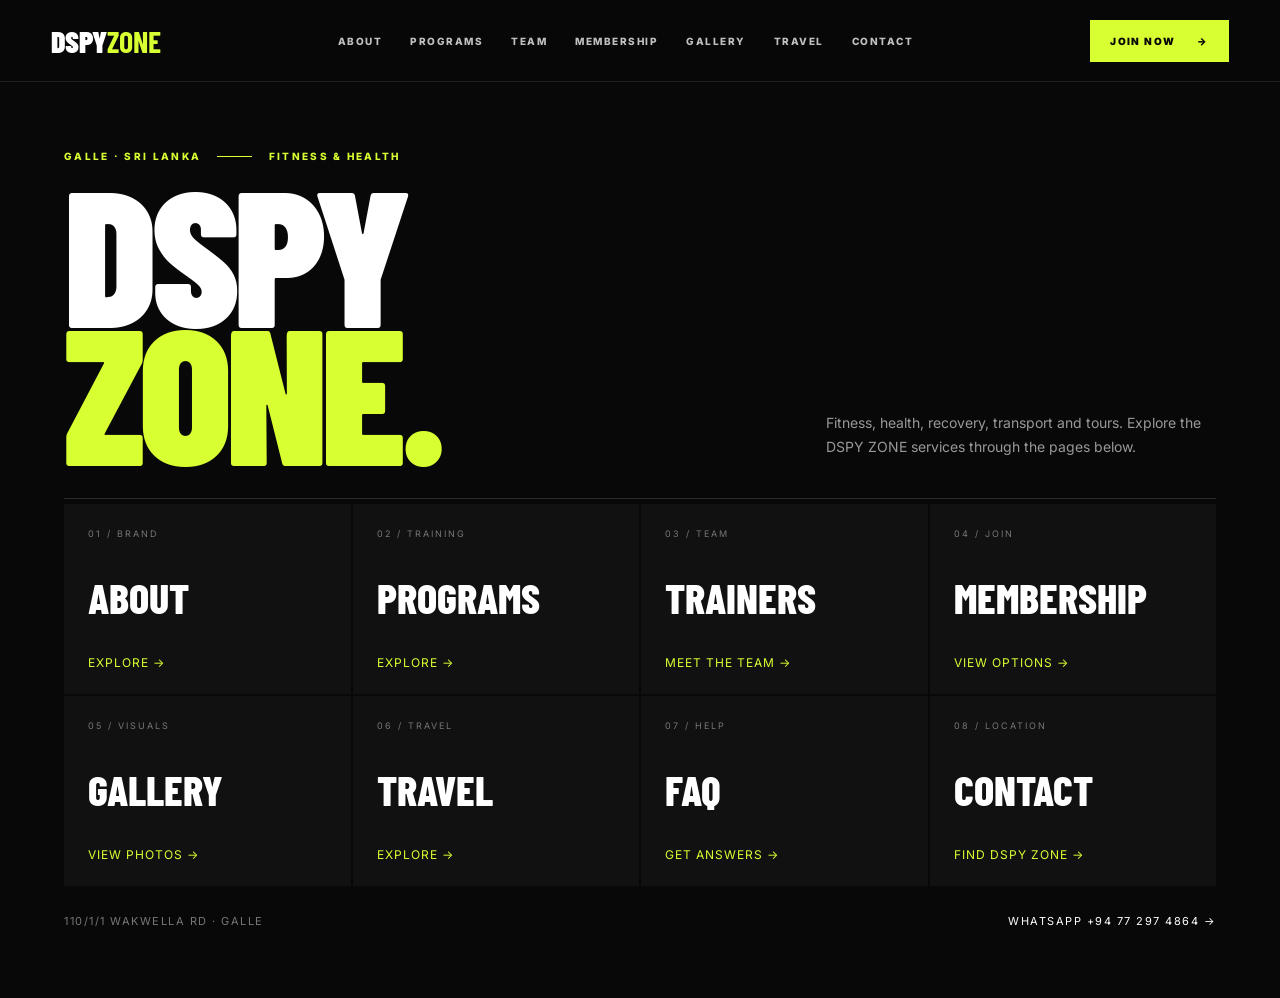
<file: index.html>
<!DOCTYPE html>
<html lang="en">
<head>
  <meta charset="UTF-8" />
  <meta name="viewport" content="width=device-width, initial-scale=1.0" />
  <meta name="description" content="DSPY ZONE Fitness & Health Solution Center in Galle. Fitness, health, transport and tours." />
  <title>DSPY ZONE | Fitness, Health & Travel</title>
  <link rel="preconnect" href="https://fonts.googleapis.com">
  <link rel="preconnect" href="https://fonts.gstatic.com" crossorigin>
  <link href="https://fonts.googleapis.com/css2?family=Barlow+Condensed:wght@500;600;700;800;900&family=Inter:wght@400;500;600;700&display=swap" rel="stylesheet">
  <link rel="stylesheet" href="style.css?v=5" />
  <style>
    body{min-height:100vh;background:#080808;color:#fff}
    .home{min-height:100vh;padding:150px 5vw 70px;max-width:1500px;margin:auto;display:flex;flex-direction:column;justify-content:center}
    .home-top{display:flex;justify-content:space-between;align-items:flex-end;gap:30px;border-bottom:1px solid #292929;padding-bottom:40px;margin-bottom:5px}
    .home-title{font:900 clamp(90px,15vw,210px)/.72 'Barlow Condensed';letter-spacing:-6px;margin:20px 0 0}
    .home-title em{font-style:normal;color:var(--lime)}
    .home-copy{max-width:390px;color:#999;line-height:1.7;font-size:14px}
    .page-grid{display:grid;grid-template-columns:repeat(4,1fr);gap:2px}
    .page-card{min-height:190px;background:#111;padding:24px;display:flex;flex-direction:column;justify-content:space-between;text-decoration:none;color:#fff;transition:.3s ease}
    .page-card:hover{background:#181818;transform:translateY(-4px)}
    .page-card small{color:#777;font-size:9px;letter-spacing:2px}
    .page-card h2{font:800 42px/.85 'Barlow Condensed';margin:0}
    .page-card span{font-size:12px;color:var(--lime);letter-spacing:1px}
    .home-contact{display:flex;justify-content:space-between;align-items:center;padding-top:28px;color:#777;font-size:11px;letter-spacing:1.5px}
    .home-contact a{color:#fff;text-decoration:none}
    @media(max-width:900px){.page-grid{grid-template-columns:repeat(2,1fr)}.home-top{display:block}.home-copy{margin-top:35px}}
    @media(max-width:560px){.home{padding:120px 18px 40px}.page-grid{grid-template-columns:1fr}.page-card{min-height:145px}.home-title{font-size:92px;letter-spacing:-4px}.home-contact{display:block;line-height:2.2}}
  </style>
</head>
<body>
  <header class="nav" id="nav">
    <a class="brand" href="index.html" aria-label="DSPY ZONE home"><span>DSPY</span><b>ZONE</b></a>
    <nav class="nav-links" aria-label="Main navigation">
      <a href="about.html">About</a>
      <a href="programs.html">Programs</a>
      <a href="trainers.html">Team</a>
      <a href="membership.html">Membership</a>
      <a href="gallery.html">Gallery</a>
      <a href="travel.html">Travel</a>
      <a href="contact.html">Contact</a>
    </nav>
    <a class="nav-cta" href="https://wa.me/94772974864" target="_blank" rel="noreferrer">JOIN NOW <span>→</span></a>
    <button class="menu" aria-label="Open menu"><span></span><span></span></button>
  </header>

  <main class="home">
    <section class="home-top">
      <div>
        <p class="eyebrow">GALLE · SRI LANKA <span></span> FITNESS & HEALTH</p>
        <h1 class="home-title">DSPY<br><em>ZONE.</em></h1>
      </div>
      <p class="home-copy">Fitness, health, recovery, transport and tours. Explore the DSPY ZONE services through the pages below.</p>
    </section>

    <section class="page-grid" aria-label="DSPY ZONE pages">
      <a class="page-card" href="about.html"><small>01 / BRAND</small><h2>ABOUT</h2><span>EXPLORE →</span></a>
      <a class="page-card" href="programs.html"><small>02 / TRAINING</small><h2>PROGRAMS</h2><span>EXPLORE →</span></a>
      <a class="page-card" href="trainers.html"><small>03 / TEAM</small><h2>TRAINERS</h2><span>MEET THE TEAM →</span></a>
      <a class="page-card" href="membership.html"><small>04 / JOIN</small><h2>MEMBERSHIP</h2><span>VIEW OPTIONS →</span></a>
      <a class="page-card" href="gallery.html"><small>05 / VISUALS</small><h2>GALLERY</h2><span>VIEW PHOTOS →</span></a>
      <a class="page-card" href="travel.html"><small>06 / TRAVEL</small><h2>TRAVEL</h2><span>EXPLORE →</span></a>
      <a class="page-card" href="faq.html"><small>07 / HELP</small><h2>FAQ</h2><span>GET ANSWERS →</span></a>
      <a class="page-card" href="contact.html"><small>08 / LOCATION</small><h2>CONTACT</h2><span>FIND DSPY ZONE →</span></a>
    </section>

    <div class="home-contact">
      <span>110/1/1 WAKWELLA RD · GALLE</span>
      <a href="https://wa.me/94772974864" target="_blank" rel="noreferrer">WHATSAPP +94 77 297 4864 →</a>
    </div>
  </main>

  <script src="script.js?v=5"></script>
</body>
</html>
</file>
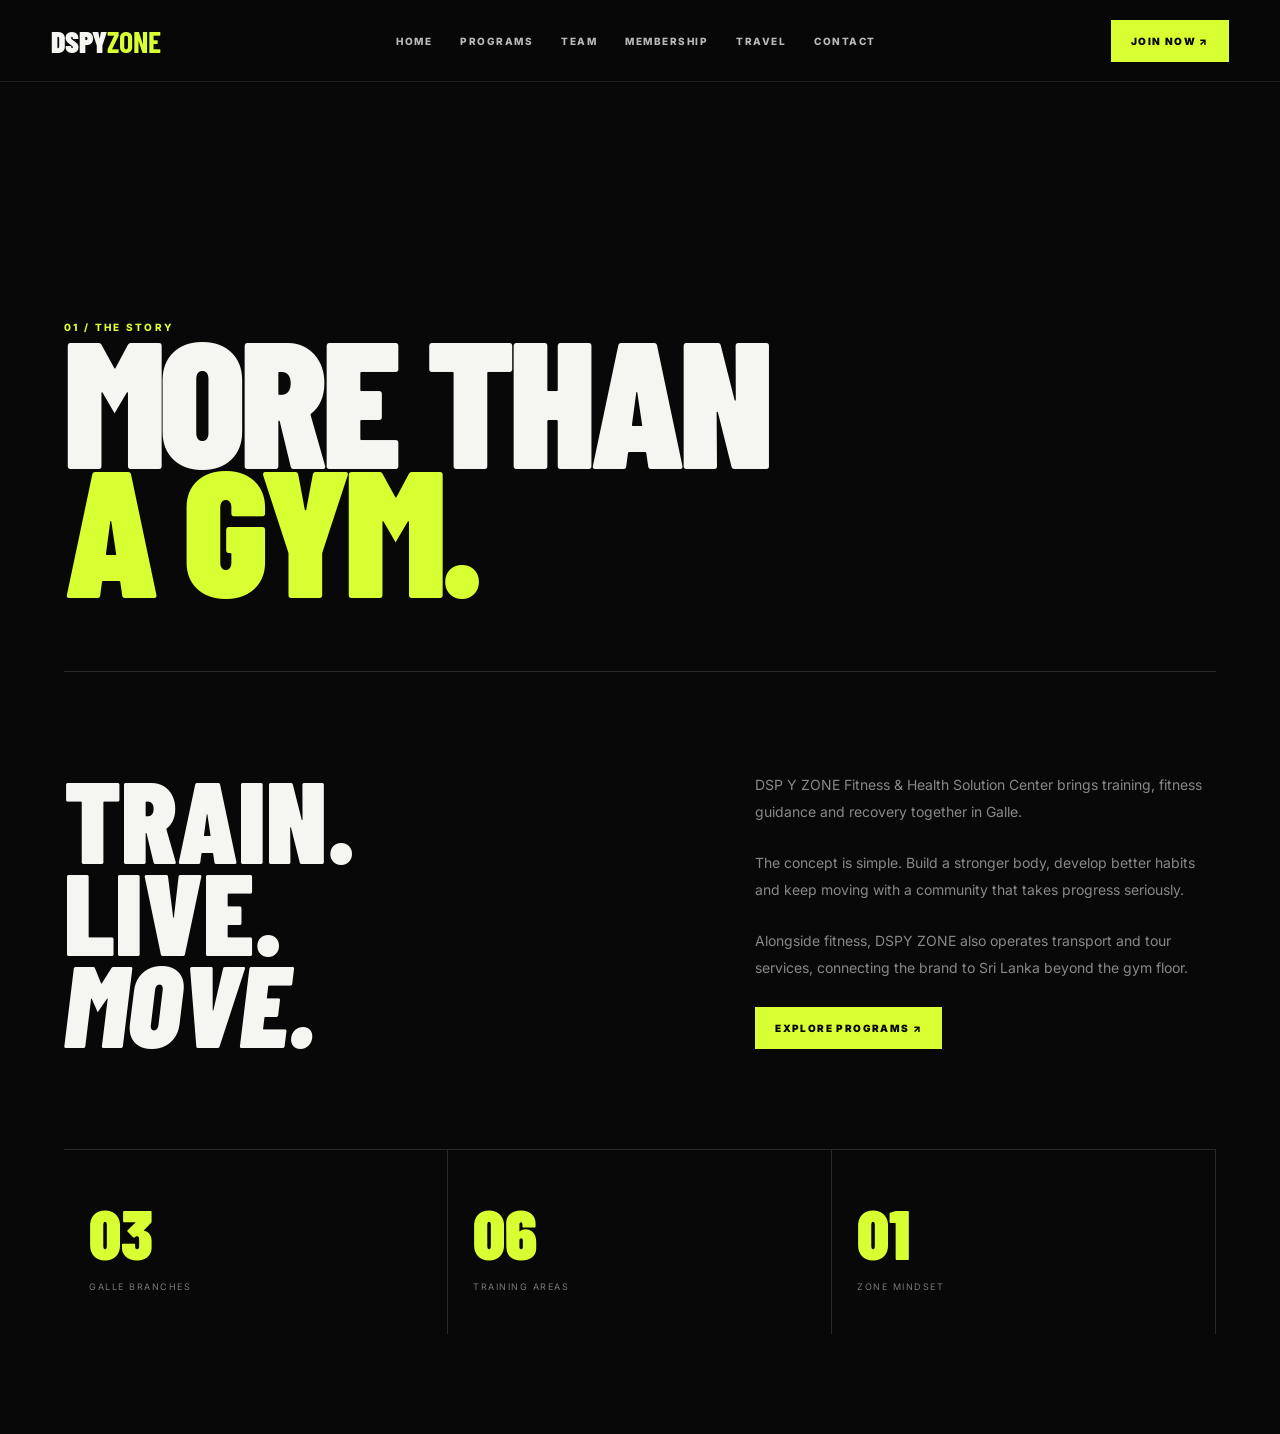
<file: about.html>
<!doctype html><html lang="en"><head><meta charset="utf-8"><meta name="viewport" content="width=device-width,initial-scale=1"><title>About | DSPY ZONE</title><link rel="stylesheet" href="style.css"><style>.page{padding:150px 5vw 100px;max-width:1500px;margin:auto}.hero2{min-height:58vh;display:flex;align-items:end;padding-bottom:80px;border-bottom:1px solid #292929}.hero2 h1{font:900 clamp(90px,14vw,190px)/.72 'Barlow Condensed';letter-spacing:-6px}.hero2 em{font-style:normal;color:var(--lime)}.story{display:grid;grid-template-columns:1.1fr .9fr;gap:10vw;padding:100px 0}.story h2{font:900 clamp(65px,9vw,120px)/.8 'Barlow Condensed'}.story p{color:#888;font-size:14px;line-height:1.9;margin-bottom:25px}.stats{display:grid;grid-template-columns:repeat(3,1fr);border-top:1px solid #292929}.stat{padding:40px 25px;border-right:1px solid #292929}.stat strong{display:block;color:var(--lime);font:900 70px 'Barlow Condensed'}.stat span{font-size:9px;letter-spacing:1.5px;color:#777}@media(max-width:800px){.story{grid-template-columns:1fr;gap:45px}.stats{grid-template-columns:1fr}.hero2 h1{font-size:82px}}</style></head><body><header class="nav"><a class="brand" href="index.html"><span>DSPY</span><b>ZONE</b></a><nav class="nav-links"><a href="index.html">Home</a><a href="programs.html">Programs</a><a href="trainers.html">Team</a><a href="membership.html">Membership</a><a href="travel.html">Travel</a><a href="contact.html">Contact</a></nav><a class="nav-cta" href="https://wa.me/94772974864">JOIN NOW ↗</a><button class="menu"><span></span><span></span></button></header><main class="page"><section class="hero2"><div><p class="eyebrow">01 / THE STORY</p><h1>MORE THAN<br><em>A GYM.</em></h1></div></section><section class="story"><h2>TRAIN.<br>LIVE.<br><em>MOVE.</em></h2><div><p>DSP Y ZONE Fitness & Health Solution Center brings training, fitness guidance and recovery together in Galle.</p><p>The concept is simple. Build a stronger body, develop better habits and keep moving with a community that takes progress seriously.</p><p>Alongside fitness, DSPY ZONE also operates transport and tour services, connecting the brand to Sri Lanka beyond the gym floor.</p><a class="btn" href="programs.html">EXPLORE PROGRAMS ↗</a></div></section><section class="stats"><div class="stat"><strong>03</strong><span>GALLE BRANCHES</span></div><div class="stat"><strong>06</strong><span>TRAINING AREAS</span></div><div class="stat"><strong>01</strong><span>ZONE MINDSET</span></div></section></main><script src="script.js"></script></body></html>
</file>
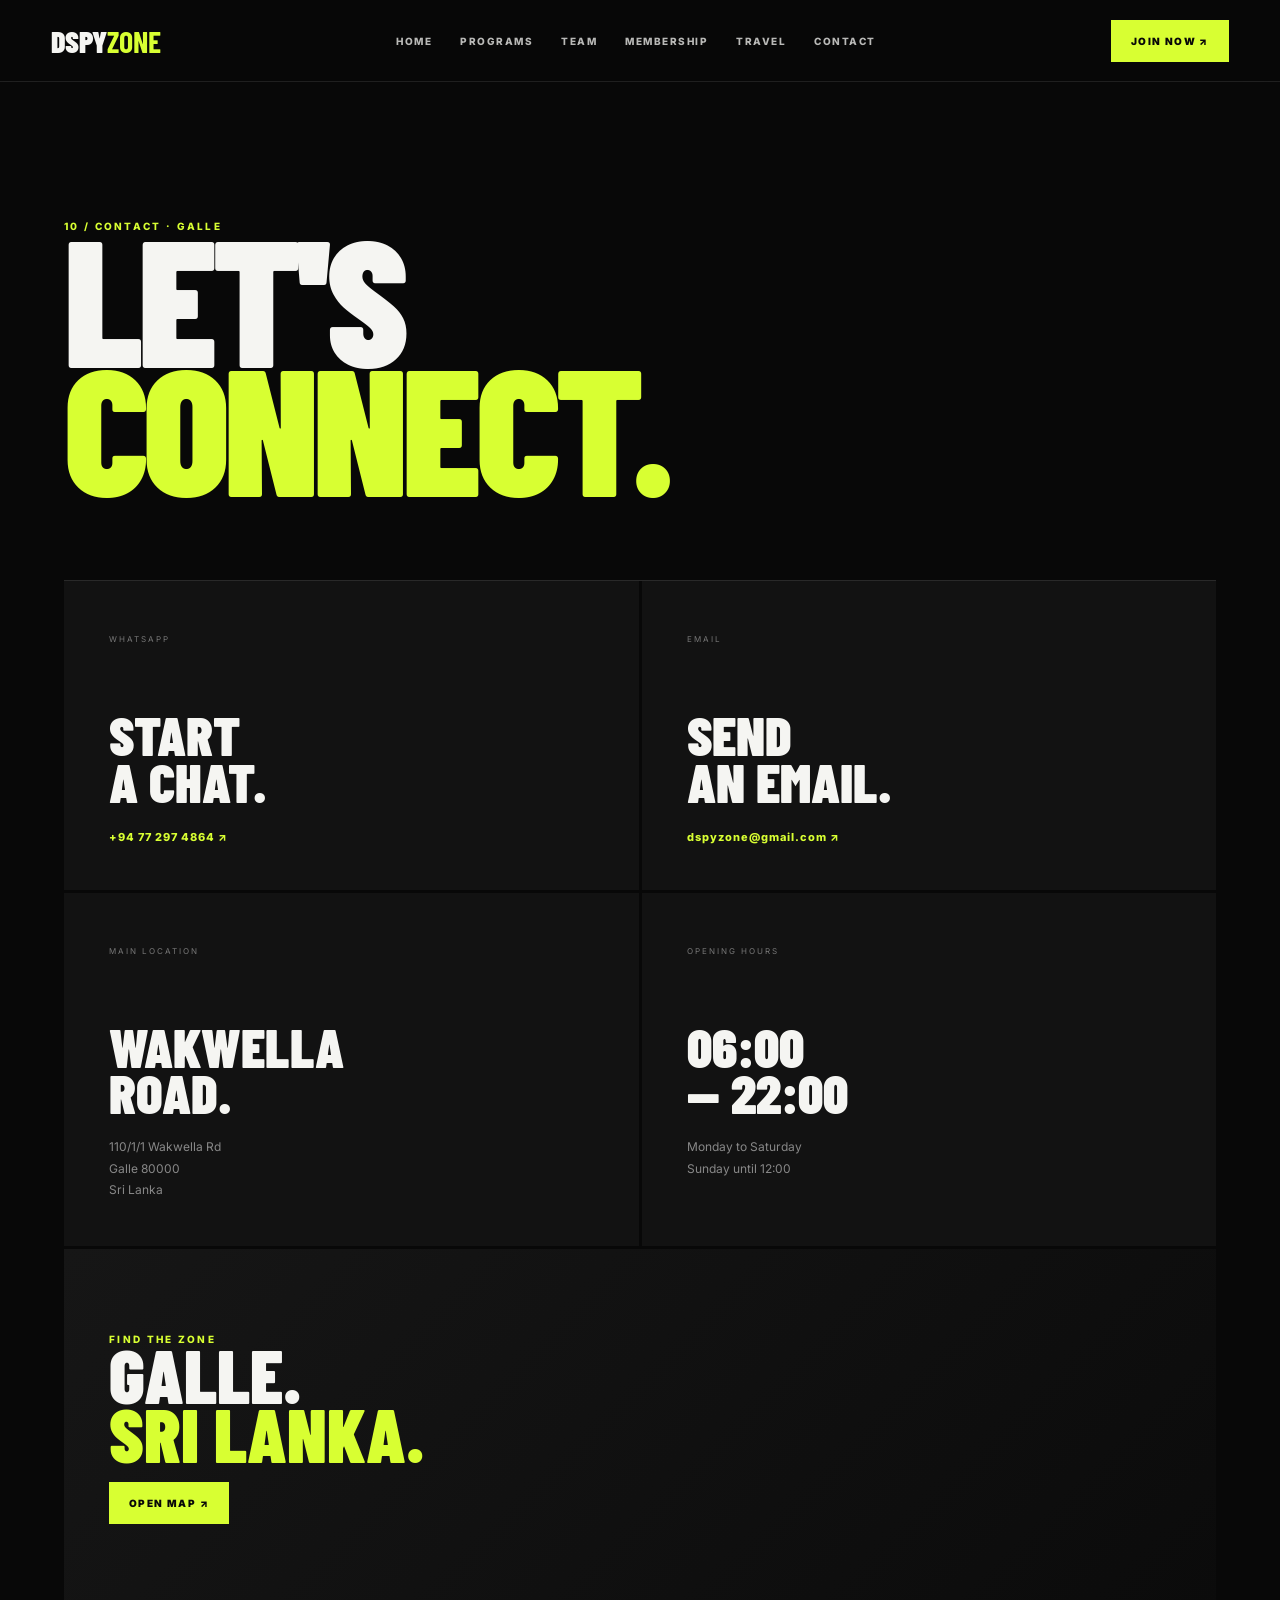
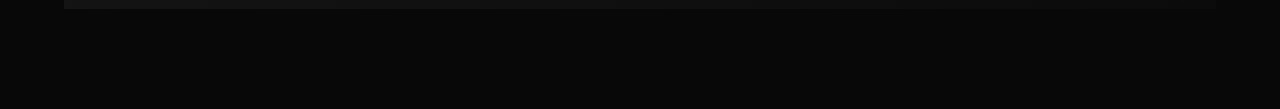
<file: contact.html>
<!doctype html><html lang="en"><head><meta charset="utf-8"><meta name="viewport" content="width=device-width,initial-scale=1"><title>Contact | DSPY ZONE</title><link rel="stylesheet" href="style.css"><style>.page{padding:150px 5vw 100px;max-width:1500px;margin:auto}.hero2{padding:70px 0 90px;border-bottom:1px solid #292929}.hero2 h1{font:900 clamp(90px,14vw,190px)/.72 'Barlow Condensed';letter-spacing:-6px}.hero2 em{font-style:normal;color:var(--lime)}.contactgrid{display:grid;grid-template-columns:1fr 1fr;gap:3px}.block{padding:45px;background:#121212;min-height:300px}.block small{font-size:8px;letter-spacing:2px;color:#777}.block h2{font:900 55px/.85 'Barlow Condensed';margin:65px 0 20px}.block p{color:#888;font-size:12px;line-height:1.8}.block a{color:var(--lime);font-weight:800;font-size:11px;letter-spacing:1px}.map{margin-top:3px;min-height:360px;background:linear-gradient(135deg,#161616,#0b0b0b);display:flex;align-items:center;padding:45px}.map h2{font:900 75px/.78 'Barlow Condensed'}.map em{font-style:normal;color:var(--lime)}@media(max-width:800px){.contactgrid{grid-template-columns:1fr}.hero2 h1{font-size:82px}}</style></head><body><header class="nav"><a class="brand" href="index.html"><span>DSPY</span><b>ZONE</b></a><nav class="nav-links"><a href="index.html">Home</a><a href="programs.html">Programs</a><a href="trainers.html">Team</a><a href="membership.html">Membership</a><a href="travel.html">Travel</a><a href="contact.html">Contact</a></nav><a class="nav-cta" href="https://wa.me/94772974864">JOIN NOW ↗</a><button class="menu"><span></span><span></span></button></header><main class="page"><section class="hero2"><p class="eyebrow">10 / CONTACT · GALLE</p><h1>LET'S<br><em>CONNECT.</em></h1></section><section class="contactgrid"><article class="block"><small>WHATSAPP</small><h2>START<br>A CHAT.</h2><a href="https://wa.me/94772974864">+94 77 297 4864 ↗</a></article><article class="block"><small>EMAIL</small><h2>SEND<br>AN EMAIL.</h2><a href="mailto:dspyzone@gmail.com">dspyzone@gmail.com ↗</a></article><article class="block"><small>MAIN LOCATION</small><h2>WAKWELLA<br>ROAD.</h2><p>110/1/1 Wakwella Rd<br>Galle 80000<br>Sri Lanka</p></article><article class="block"><small>OPENING HOURS</small><h2>06:00<br>— 22:00</h2><p>Monday to Saturday<br>Sunday until 12:00</p></article></section><section class="map"><div><p class="eyebrow">FIND THE ZONE</p><h2>GALLE.<br><em>SRI LANKA.</em></h2><br><a class="btn" href="https://www.google.com/maps/search/?api=1&query=DSP%20Y%20Zone%20Gym%20110%2F1%2F1%20Wakwella%20Rd%20Galle">OPEN MAP ↗</a></div></section></main><script src="script.js"></script></body></html>
</file>
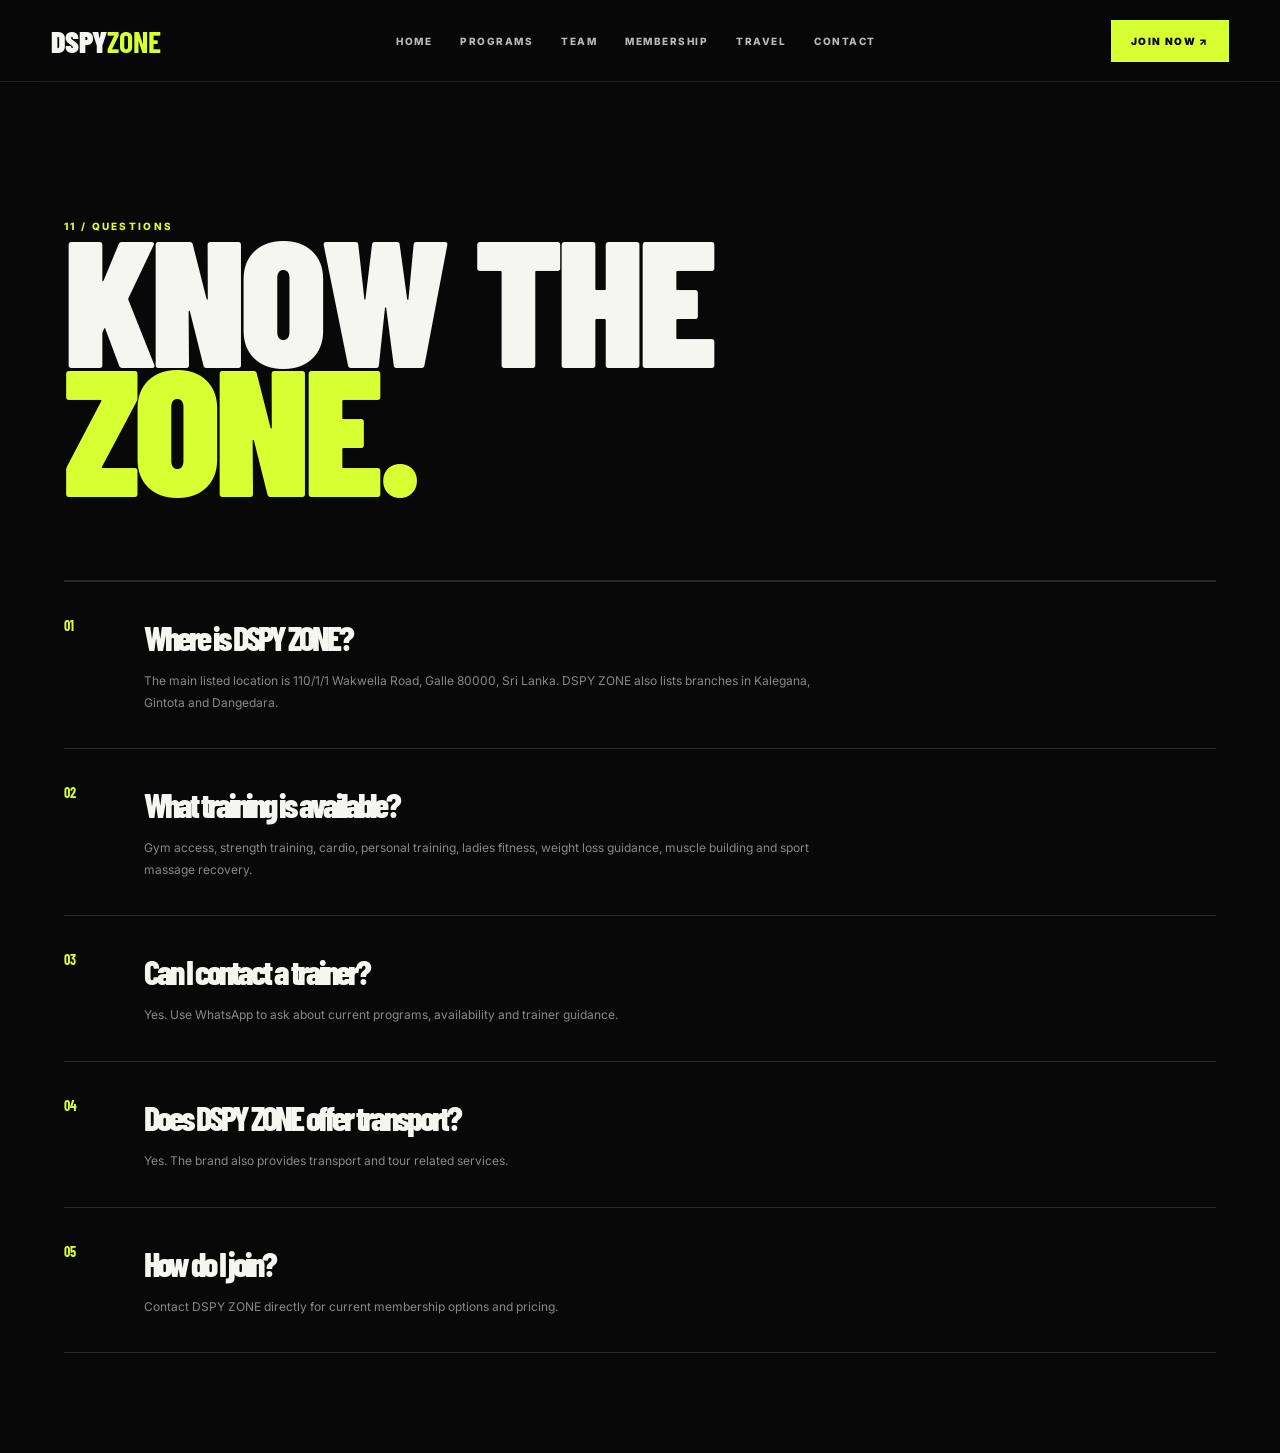
<file: faq.html>
<!doctype html><html lang="en"><head><meta charset="utf-8"><meta name="viewport" content="width=device-width,initial-scale=1"><title>FAQ | DSPY ZONE</title><link rel="stylesheet" href="style.css"><style>.page{padding:150px 5vw 100px;max-width:1300px;margin:auto}.hero2{padding:70px 0 90px;border-bottom:1px solid #292929}.hero2 h1{font:900 clamp(90px,14vw,190px)/.72 'Barlow Condensed';letter-spacing:-6px}.hero2 em{font-style:normal;color:var(--lime)}.faq{border-top:1px solid #292929}.q{padding:35px 0;border-bottom:1px solid #292929;display:grid;grid-template-columns:80px 1fr}.q span{color:var(--lime);font:700 14px 'Barlow Condensed'}.q h2{font:800 34px 'Barlow Condensed';margin-bottom:12px}.q p{color:#888;font-size:12px;line-height:1.8;max-width:700px}@media(max-width:800px){.hero2 h1{font-size:82px}.q{grid-template-columns:50px 1fr}.q h2{font-size:29px}}</style></head><body><header class="nav"><a class="brand" href="index.html"><span>DSPY</span><b>ZONE</b></a><nav class="nav-links"><a href="index.html">Home</a><a href="programs.html">Programs</a><a href="trainers.html">Team</a><a href="membership.html">Membership</a><a href="travel.html">Travel</a><a href="contact.html">Contact</a></nav><a class="nav-cta" href="https://wa.me/94772974864">JOIN NOW ↗</a><button class="menu"><span></span><span></button></header><main class="page"><section class="hero2"><p class="eyebrow">11 / QUESTIONS</p><h1>KNOW THE<br><em>ZONE.</em></h1></section><section class="faq"><article class="q"><span>01</span><div><h2>Where is DSPY ZONE?</h2><p>The main listed location is 110/1/1 Wakwella Road, Galle 80000, Sri Lanka. DSPY ZONE also lists branches in Kalegana, Gintota and Dangedara.</p></div></article><article class="q"><span>02</span><div><h2>What training is available?</h2><p>Gym access, strength training, cardio, personal training, ladies fitness, weight loss guidance, muscle building and sport massage recovery.</p></div></article><article class="q"><span>03</span><div><h2>Can I contact a trainer?</h2><p>Yes. Use WhatsApp to ask about current programs, availability and trainer guidance.</p></div></article><article class="q"><span>04</span><div><h2>Does DSPY ZONE offer transport?</h2><p>Yes. The brand also provides transport and tour related services.</p></div></article><article class="q"><span>05</span><div><h2>How do I join?</h2><p>Contact DSPY ZONE directly for current membership options and pricing.</p></div></article></section></main><script src="script.js"></script></body></html>
</file>
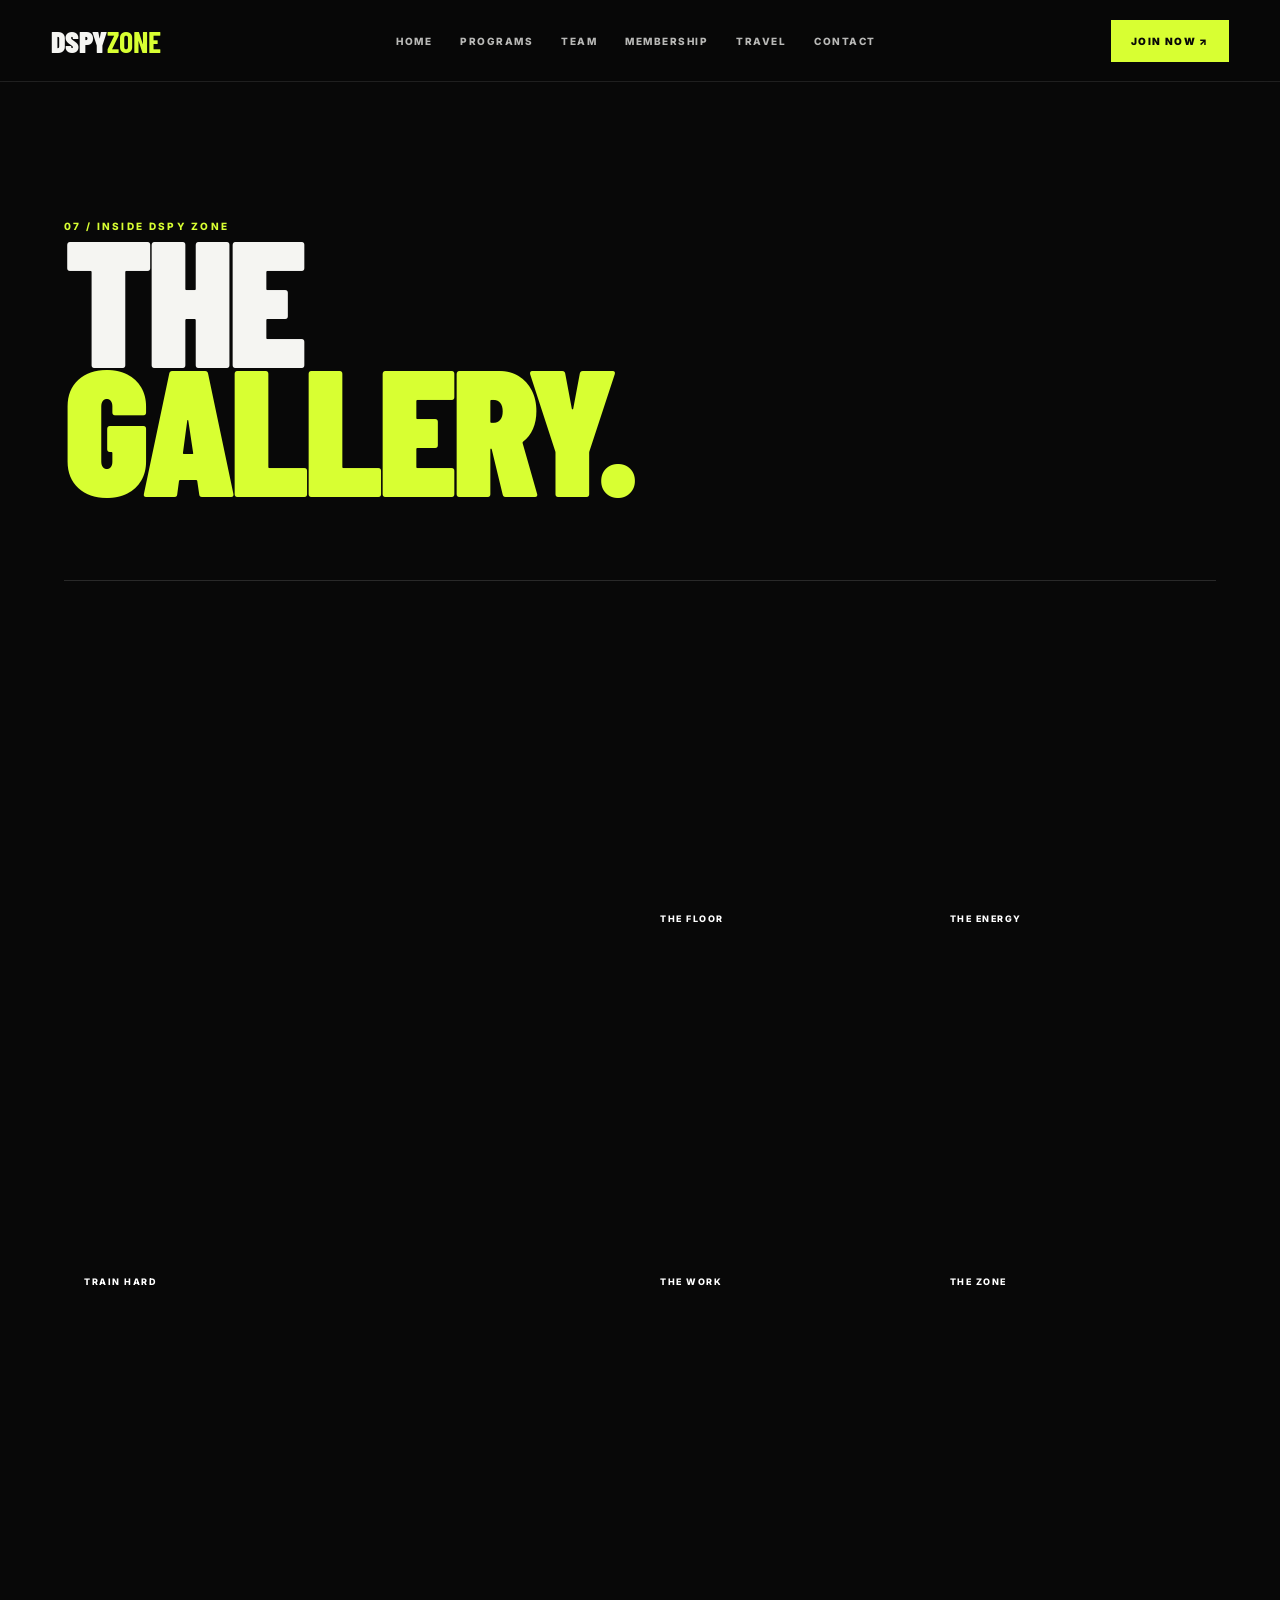
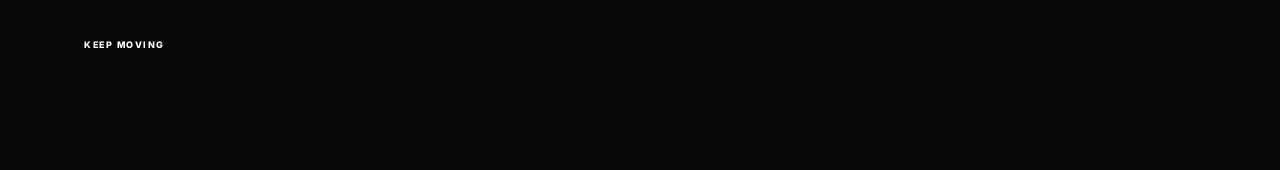
<file: gallery.html>
<!doctype html><html lang="en"><head><meta charset="utf-8"><meta name="viewport" content="width=device-width,initial-scale=1"><title>Gallery | DSPY ZONE</title><link rel="stylesheet" href="style.css"><style>.page{padding:150px 5vw 100px;max-width:1500px;margin:auto}.hero2{padding:70px 0 90px;border-bottom:1px solid #292929}.hero2 h1{font:900 clamp(90px,14vw,190px)/.72 'Barlow Condensed';letter-spacing:-6px}.hero2 em{font-style:normal;color:var(--lime)}.grid{display:grid;grid-template-columns:1.5fr .75fr .75fr;grid-auto-rows:360px;gap:3px;margin-top:3px}.pic{background:center/cover;position:relative;transition:.5s;filter:saturate(.7)}.pic:hover{transform:scale(.985);filter:saturate(1)}.pic1{background-image:url('https://images.unsplash.com/photo-1579758629938-03607ccdbaba?auto=format&fit=crop&w=1600&q=85');grid-row:span 2}.pic2{background-image:url('https://images.unsplash.com/photo-1571019614242-c5c5dee9f50b?auto=format&fit=crop&w=1000&q=85')}.pic3{background-image:url('https://images.unsplash.com/photo-1540497077202-7c8a3999166f?auto=format&fit=crop&w=1000&q=85')}.pic4{background-image:url('https://images.unsplash.com/photo-1581009146145-b5ef050c2e1e?auto=format&fit=crop&w=1000&q=85')}.pic5{background-image:url('https://images.unsplash.com/photo-1534438327276-14e5300c3a48?auto=format&fit=crop&w=1000&q=85')}.pic6{background-image:url('https://images.unsplash.com/photo-1517836357463-d25dfeac3438?auto=format&fit=crop&w=1000&q=85')}.pic span{position:absolute;left:20px;bottom:20px;color:#fff;font-size:9px;font-weight:800;letter-spacing:1.5px}@media(max-width:800px){.grid{grid-template-columns:1fr;grid-auto-rows:320px}.pic1{grid-row:auto}}</style></head><body><header class="nav"><a class="brand" href="index.html"><span>DSPY</span><b>ZONE</b></a><nav class="nav-links"><a href="index.html">Home</a><a href="programs.html">Programs</a><a href="trainers.html">Team</a><a href="membership.html">Membership</a><a href="travel.html">Travel</a><a href="contact.html">Contact</a></nav><a class="nav-cta" href="https://wa.me/94772974864">JOIN NOW ↗</a><button class="menu"><span></span><span></span></button></header><main class="page"><section class="hero2"><p class="eyebrow">07 / INSIDE DSPY ZONE</p><h1>THE<br><em>GALLERY.</em></h1></section><section class="grid"><div class="pic pic1"><span>TRAIN HARD</span></div><div class="pic pic2"><span>THE FLOOR</span></div><div class="pic pic3"><span>THE ENERGY</span></div><div class="pic pic4"><span>THE WORK</span></div><div class="pic pic5"><span>THE ZONE</span></div><div class="pic pic6"><span>KEEP MOVING</span></div></section></main><script src="script.js"></script></body></html>
</file>
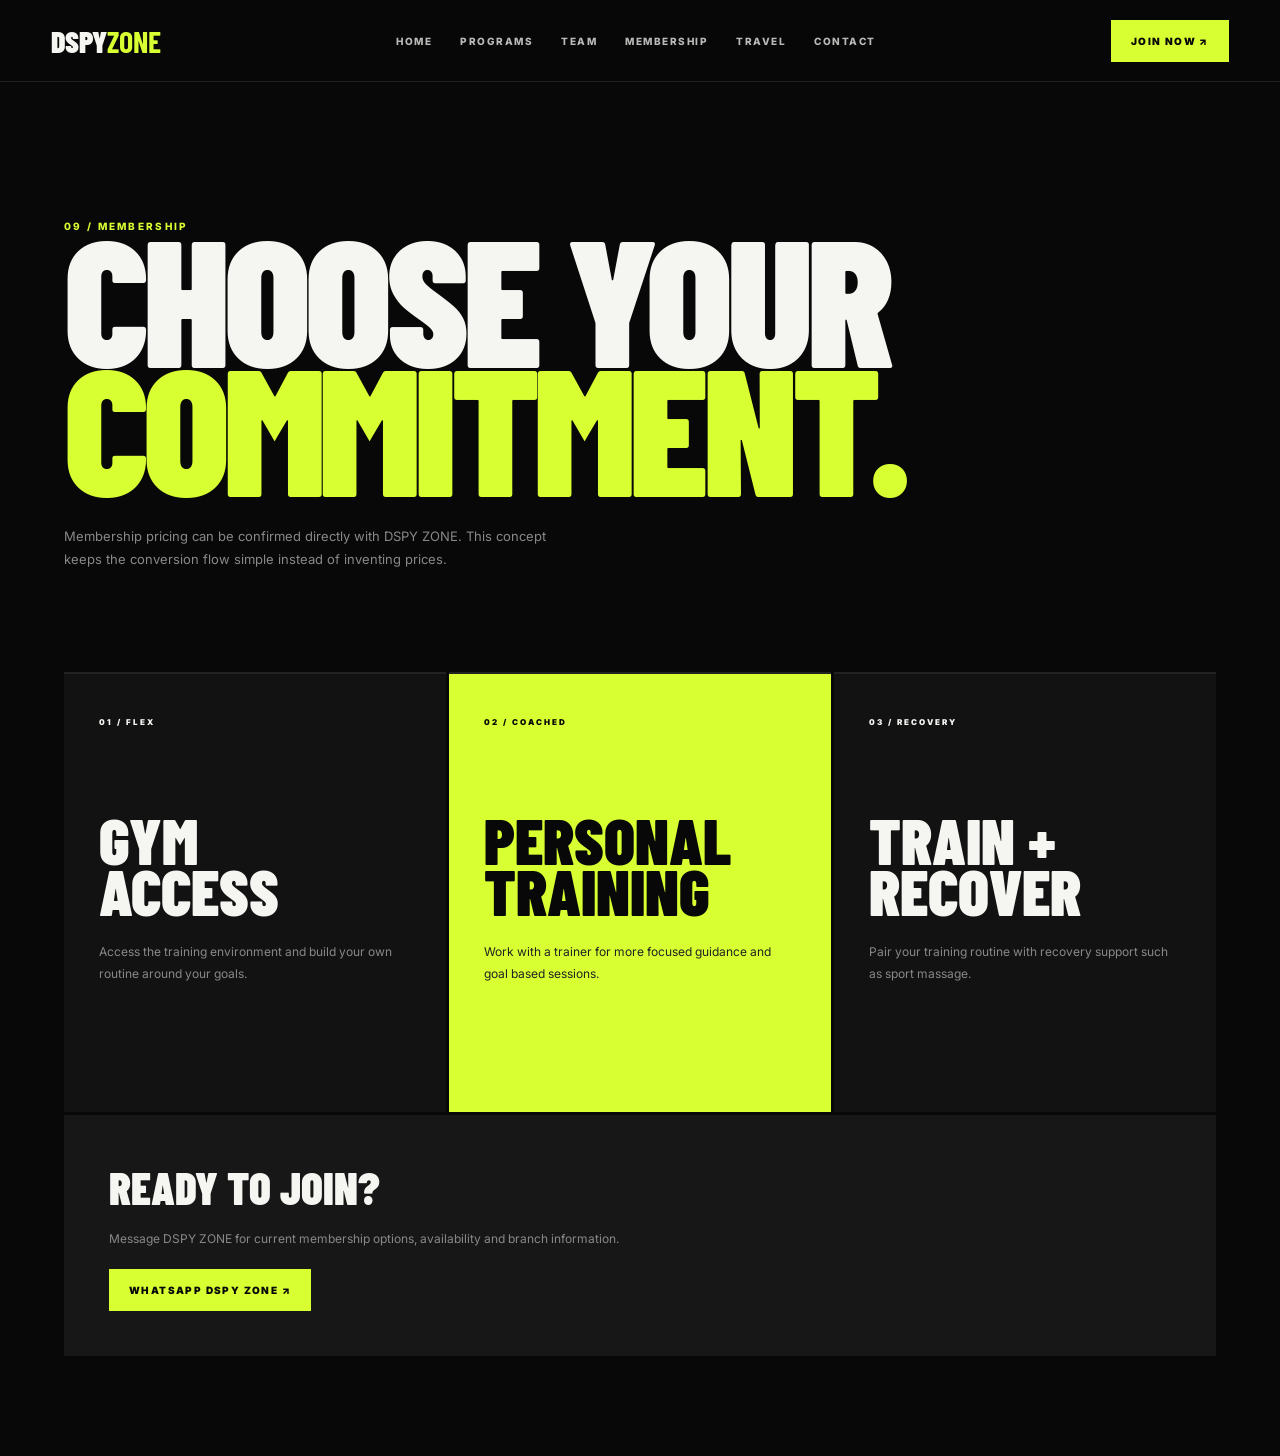
<file: membership.html>
<!doctype html><html lang="en"><head><meta charset="utf-8"><meta name="viewport" content="width=device-width,initial-scale=1"><title>Membership | DSPY ZONE</title><link rel="stylesheet" href="style.css"><style>.page{padding:150px 5vw 100px;max-width:1500px;margin:auto}.hero2{padding:70px 0 100px}.hero2 h1{font:900 clamp(90px,14vw,190px)/.72 'Barlow Condensed';letter-spacing:-6px}.hero2 em{font-style:normal;color:var(--lime)}.plans{display:grid;grid-template-columns:repeat(3,1fr);gap:3px}.plan{background:#121212;padding:35px;min-height:440px;border-top:2px solid #222;transition:.3s}.plan:hover{border-color:var(--lime);transform:translateY(-8px)}.plan.featured{background:var(--lime);color:#080808}.plan small{font-size:8px;font-weight:900;letter-spacing:2px}.plan h2{font:900 64px/.8 'Barlow Condensed';margin:85px 0 25px}.plan p{font-size:12px;line-height:1.8;color:#888}.featured p{color:#222}.note{margin-top:3px;padding:45px;background:#171717}.note h3{font:900 45px 'Barlow Condensed';margin-bottom:15px}.note p{color:#888;font-size:12px;line-height:1.7;max-width:600px}@media(max-width:800px){.plans{grid-template-columns:1fr}.hero2 h1{font-size:82px}}</style></head><body><header class="nav"><a class="brand" href="index.html"><span>DSPY</span><b>ZONE</b></a><nav class="nav-links"><a href="index.html">Home</a><a href="programs.html">Programs</a><a href="trainers.html">Team</a><a href="membership.html">Membership</a><a href="travel.html">Travel</a><a href="contact.html">Contact</a></nav><a class="nav-cta" href="https://wa.me/94772974864">JOIN NOW ↗</a><button class="menu"><span></span><span></span></button></header><main class="page"><section class="hero2"><p class="eyebrow">09 / MEMBERSHIP</p><h1>CHOOSE YOUR<br><em>COMMITMENT.</em></h1><p style="max-width:520px;color:#888;font-size:13px;line-height:1.8;margin-top:35px">Membership pricing can be confirmed directly with DSPY ZONE. This concept keeps the conversion flow simple instead of inventing prices.</p></section><section class="plans"><article class="plan"><small>01 / FLEX</small><h2>GYM<br>ACCESS</h2><p>Access the training environment and build your own routine around your goals.</p></article><article class="plan featured"><small>02 / COACHED</small><h2>PERSONAL<br>TRAINING</h2><p>Work with a trainer for more focused guidance and goal based sessions.</p></article><article class="plan"><small>03 / RECOVERY</small><h2>TRAIN +<br>RECOVER</h2><p>Pair your training routine with recovery support such as sport massage.</p></article></section><section class="note"><h3>READY TO JOIN?</h3><p>Message DSPY ZONE for current membership options, availability and branch information.</p><br><a class="btn" href="https://wa.me/94772974864">WHATSAPP DSPY ZONE ↗</a></section></main><script src="script.js"></script></body></html>
</file>
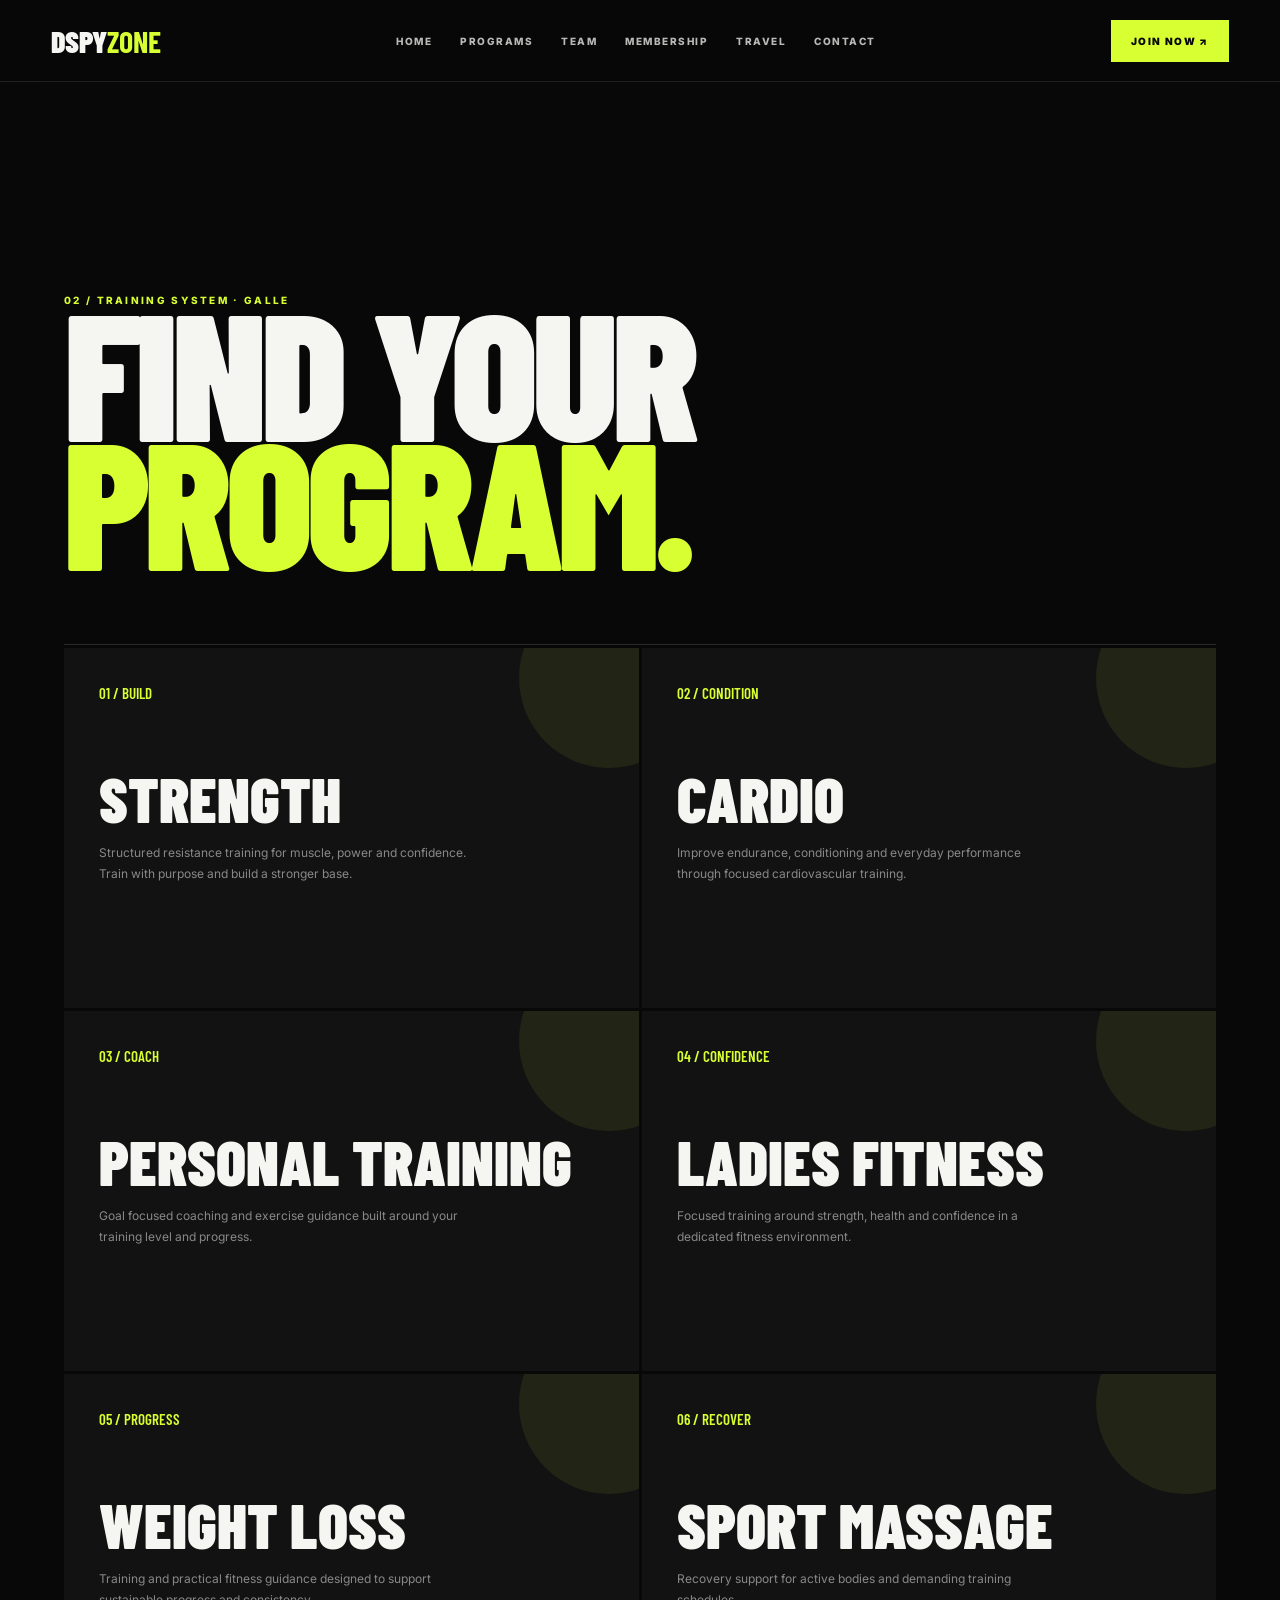
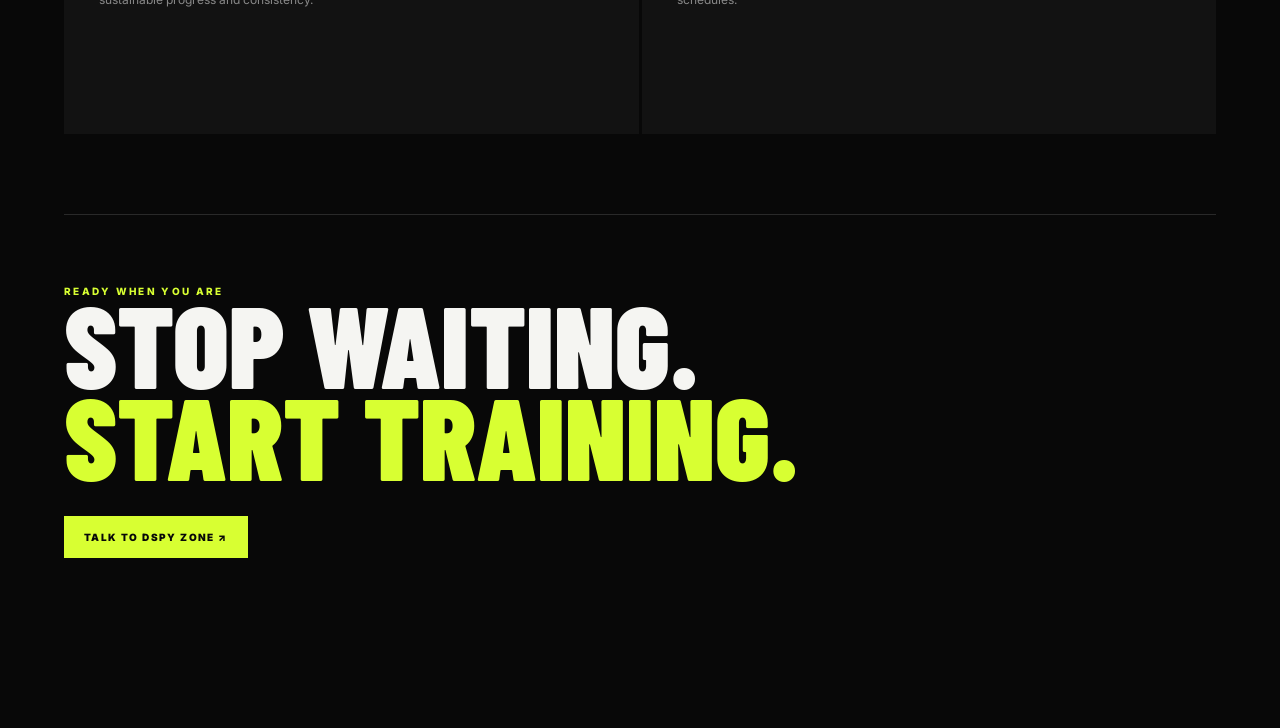
<file: programs.html>
<!doctype html><html lang="en"><head><meta charset="utf-8"><meta name="viewport" content="width=device-width,initial-scale=1"><meta name="description" content="DSPY ZONE training programs in Galle"><title>Programs | DSPY ZONE</title><link rel="stylesheet" href="style.css"><style>.page{padding:150px 5vw 100px;max-width:1500px;margin:auto}.page-hero{min-height:55vh;display:flex;align-items:end;padding-bottom:80px;border-bottom:1px solid #292929}.page-hero h1{font:900 clamp(90px,14vw,190px)/.72 'Barlow Condensed';letter-spacing:-6px}.page-hero h1 em{font-style:normal;color:var(--lime)}.cards{display:grid;grid-template-columns:repeat(2,1fr);gap:3px;margin-top:3px}.card{min-height:360px;padding:35px;background:#121212;position:relative;overflow:hidden}.card:before{content:'';position:absolute;width:180px;height:180px;border-radius:50%;right:-60px;top:-60px;background:var(--lime);opacity:.08}.card b{color:var(--lime);font:600 15px 'Barlow Condensed'}.card h2{font:900 62px/.82 'Barlow Condensed';margin:70px 0 18px}.card p{max-width:390px;color:#888;font-size:12px;line-height:1.8}.bottom{margin-top:80px;padding:70px 0;border-top:1px solid #292929}.bottom h2{font:900 clamp(60px,9vw,120px)/.8 'Barlow Condensed';margin-bottom:35px}</style></head><body><header class="nav"><a class="brand" href="index.html"><span>DSPY</span><b>ZONE</b></a><nav class="nav-links"><a href="index.html">Home</a><a href="programs.html">Programs</a><a href="trainers.html">Team</a><a href="membership.html">Membership</a><a href="travel.html">Travel</a><a href="contact.html">Contact</a></nav><a class="nav-cta" href="https://wa.me/94772974864">JOIN NOW ↗</a><button class="menu"><span></span><span></span></button></header><main class="page"><section class="page-hero"><div><p class="eyebrow">02 / TRAINING SYSTEM · GALLE</p><h1>FIND YOUR<br><em>PROGRAM.</em></h1></div></section><section class="cards"><article class="card"><b>01 / BUILD</b><h2>STRENGTH</h2><p>Structured resistance training for muscle, power and confidence. Train with purpose and build a stronger base.</p></article><article class="card"><b>02 / CONDITION</b><h2>CARDIO</h2><p>Improve endurance, conditioning and everyday performance through focused cardiovascular training.</p></article><article class="card"><b>03 / COACH</b><h2>PERSONAL TRAINING</h2><p>Goal focused coaching and exercise guidance built around your training level and progress.</p></article><article class="card"><b>04 / CONFIDENCE</b><h2>LADIES FITNESS</h2><p>Focused training around strength, health and confidence in a dedicated fitness environment.</p></article><article class="card"><b>05 / PROGRESS</b><h2>WEIGHT LOSS</h2><p>Training and practical fitness guidance designed to support sustainable progress and consistency.</p></article><article class="card"><b>06 / RECOVER</b><h2>SPORT MASSAGE</h2><p>Recovery support for active bodies and demanding training schedules.</p></article></section><section class="bottom"><p class="section-tag">READY WHEN YOU ARE</p><h2>STOP WAITING.<br><span style="color:var(--lime)">START TRAINING.</span></h2><a class="btn" href="https://wa.me/94772974864">TALK TO DSPY ZONE ↗</a></section></main><script src="script.js"></script></body></html>
</file>
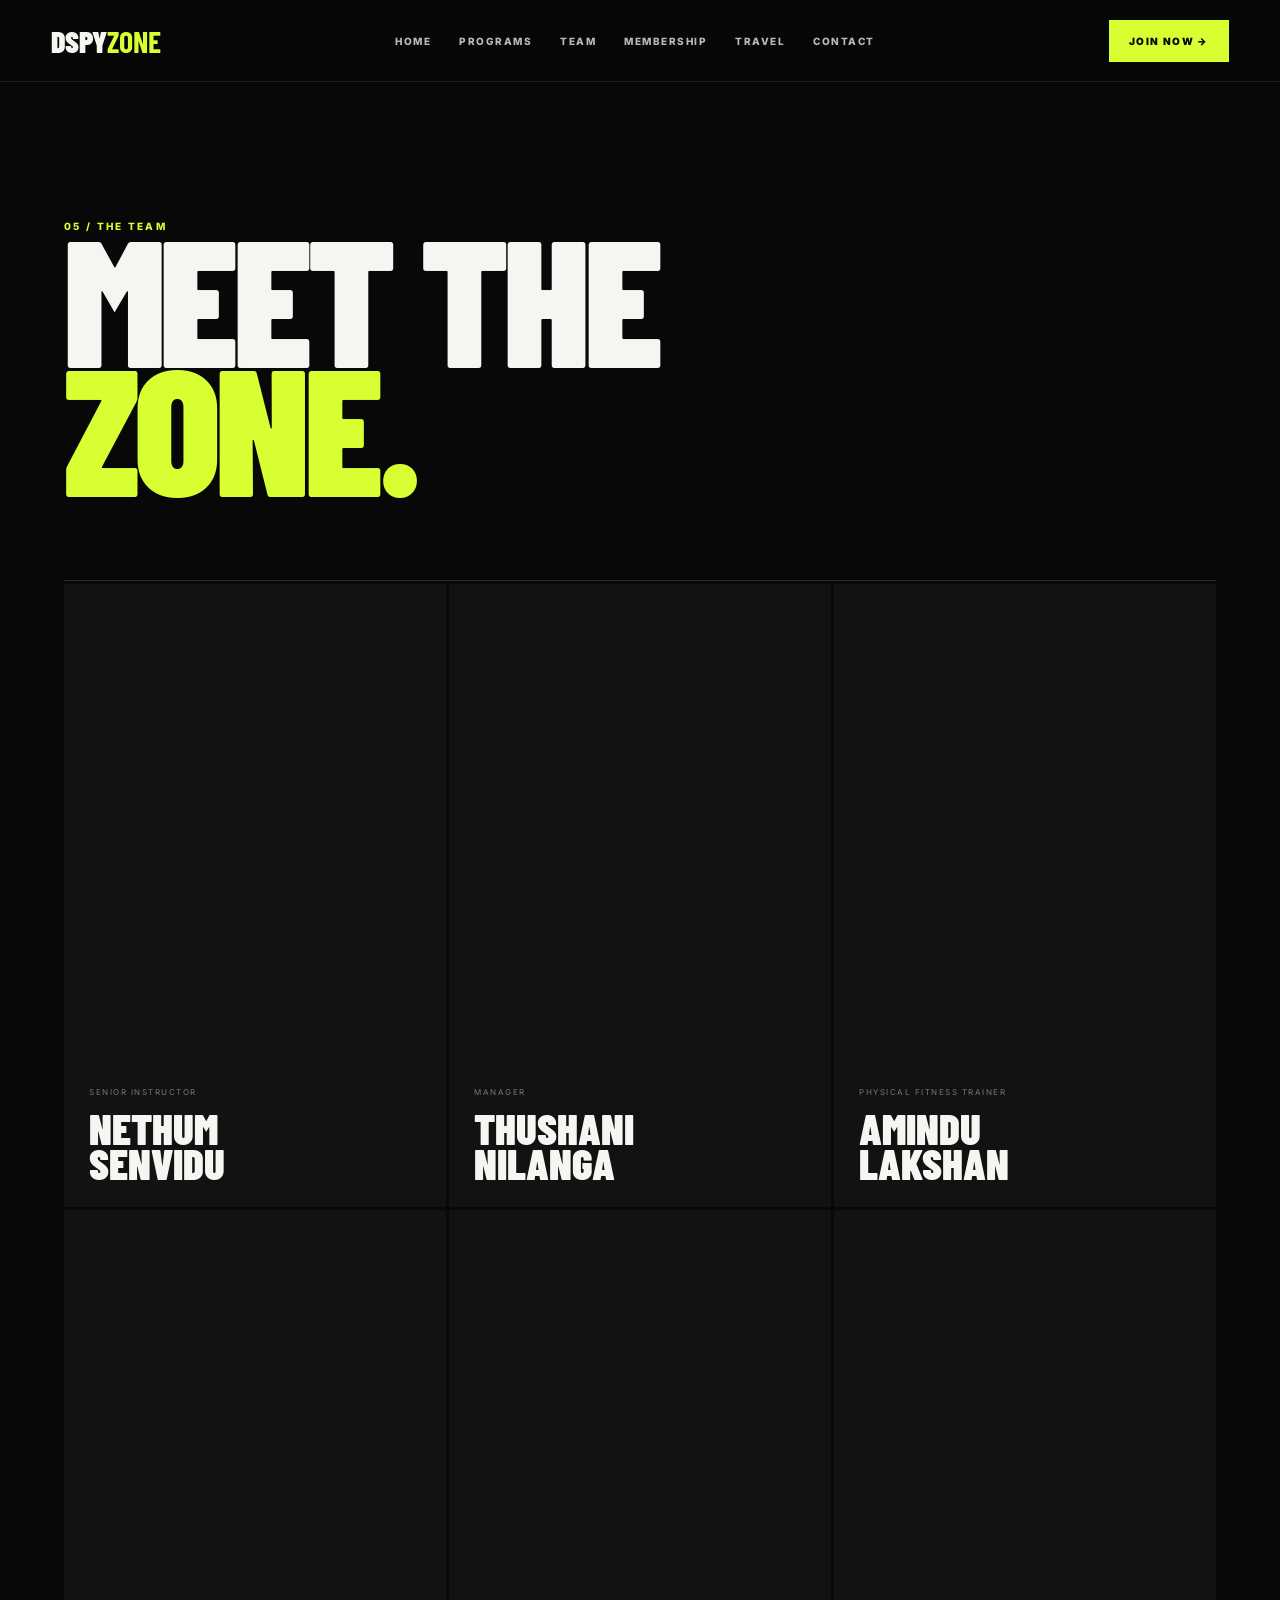
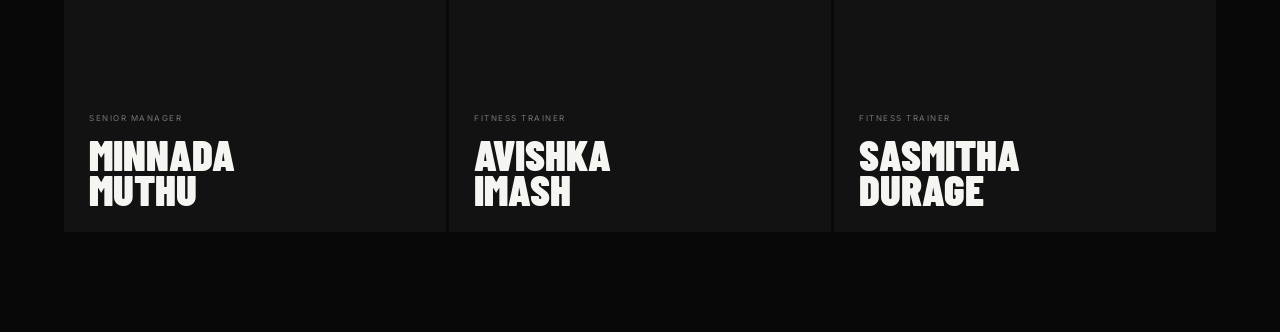
<file: trainers.html>
<!doctype html><html lang="en"><head><meta charset="utf-8"><meta name="viewport" content="width=device-width,initial-scale=1"><title>Team | DSPY ZONE</title><link rel="stylesheet" href="style.css"><style>.page{padding:150px 5vw 100px;max-width:1500px;margin:auto}.hero2{padding:70px 0 90px;border-bottom:1px solid #292929}.hero2 h1{font:900 clamp(90px,14vw,190px)/.72 'Barlow Condensed';letter-spacing:-6px}.hero2 em{font-style:normal;color:var(--lime)}.team{display:grid;grid-template-columns:repeat(3,1fr);gap:3px;margin-top:3px}.person{background:#121212;overflow:hidden}.photo{height:470px;background:center/cover;filter:grayscale(1);transition:.6s}.person:hover .photo{filter:grayscale(0);transform:scale(1.03)}.male1{background-image:url('https://images.unsplash.com/photo-1567013127542-490d757e51fc?auto=format&fit=crop&w=1000&q=85')}.female1{background-image:url('https://images.unsplash.com/photo-1551836022-d5d88e9218df?auto=format&fit=crop&w=1000&q=85')}.male2{background-image:url('https://images.unsplash.com/photo-1534438327276-14e5300c3a48?auto=format&fit=crop&w=1000&q=85')}.male3{background-image:url('https://images.unsplash.com/photo-1567013127542-490d757e51fc?auto=format&fit=crop&w=1000&q=85')}.male4{background-image:url('https://images.unsplash.com/photo-1583454110551-21f2fa2afe61?auto=format&fit=crop&w=1000&q=85')}.male5{background-image:url('https://images.unsplash.com/photo-1599058917212-d750089bc07e?auto=format&fit=crop&w=1000&q=85')}.meta{padding:25px}.meta small{color:#777;font-size:8px;letter-spacing:1.5px}.meta h2{font:900 43px/.82 'Barlow Condensed';margin-top:12px}@media(max-width:800px){.team{grid-template-columns:1fr}.hero2 h1{font-size:82px}}</style></head><body><header class="nav"><a class="brand" href="index.html"><span>DSPY</span><b>ZONE</b></a><nav class="nav-links"><a href="index.html">Home</a><a href="programs.html">Programs</a><a href="trainers.html">Team</a><a href="membership.html">Membership</a><a href="travel.html">Travel</a><a href="contact.html">Contact</a></nav><a class="nav-cta" href="https://wa.me/94772974864">JOIN NOW →</a><button class="menu"><span></span><span></span></button></header><main class="page"><section class="hero2"><p class="eyebrow">05 / THE TEAM</p><h1>MEET THE<br><em>ZONE.</em></h1></section><section class="team"><article class="person"><div class="photo male1"></div><div class="meta"><small>SENIOR INSTRUCTOR</small><h2>NETHUM<br>SENVIDU</h2></div></article><article class="person"><div class="photo female1"></div><div class="meta"><small>MANAGER</small><h2>THUSHANI<br>NILANGA</h2></div></article><article class="person"><div class="photo male2"></div><div class="meta"><small>PHYSICAL FITNESS TRAINER</small><h2>AMINDU<br>LAKSHAN</h2></div></article><article class="person"><div class="photo male3"></div><div class="meta"><small>SENIOR MANAGER</small><h2>MINNADA<br>MUTHU</h2></div></article><article class="person"><div class="photo male4"></div><div class="meta"><small>FITNESS TRAINER</small><h2>AVISHKA<br>IMASH</h2></div></article><article class="person"><div class="photo male5"></div><div class="meta"><small>FITNESS TRAINER</small><h2>SASMITHA<br>DURAGE</h2></div></article></section></main><script src="script.js?v=5"></script></body></html>
</file>
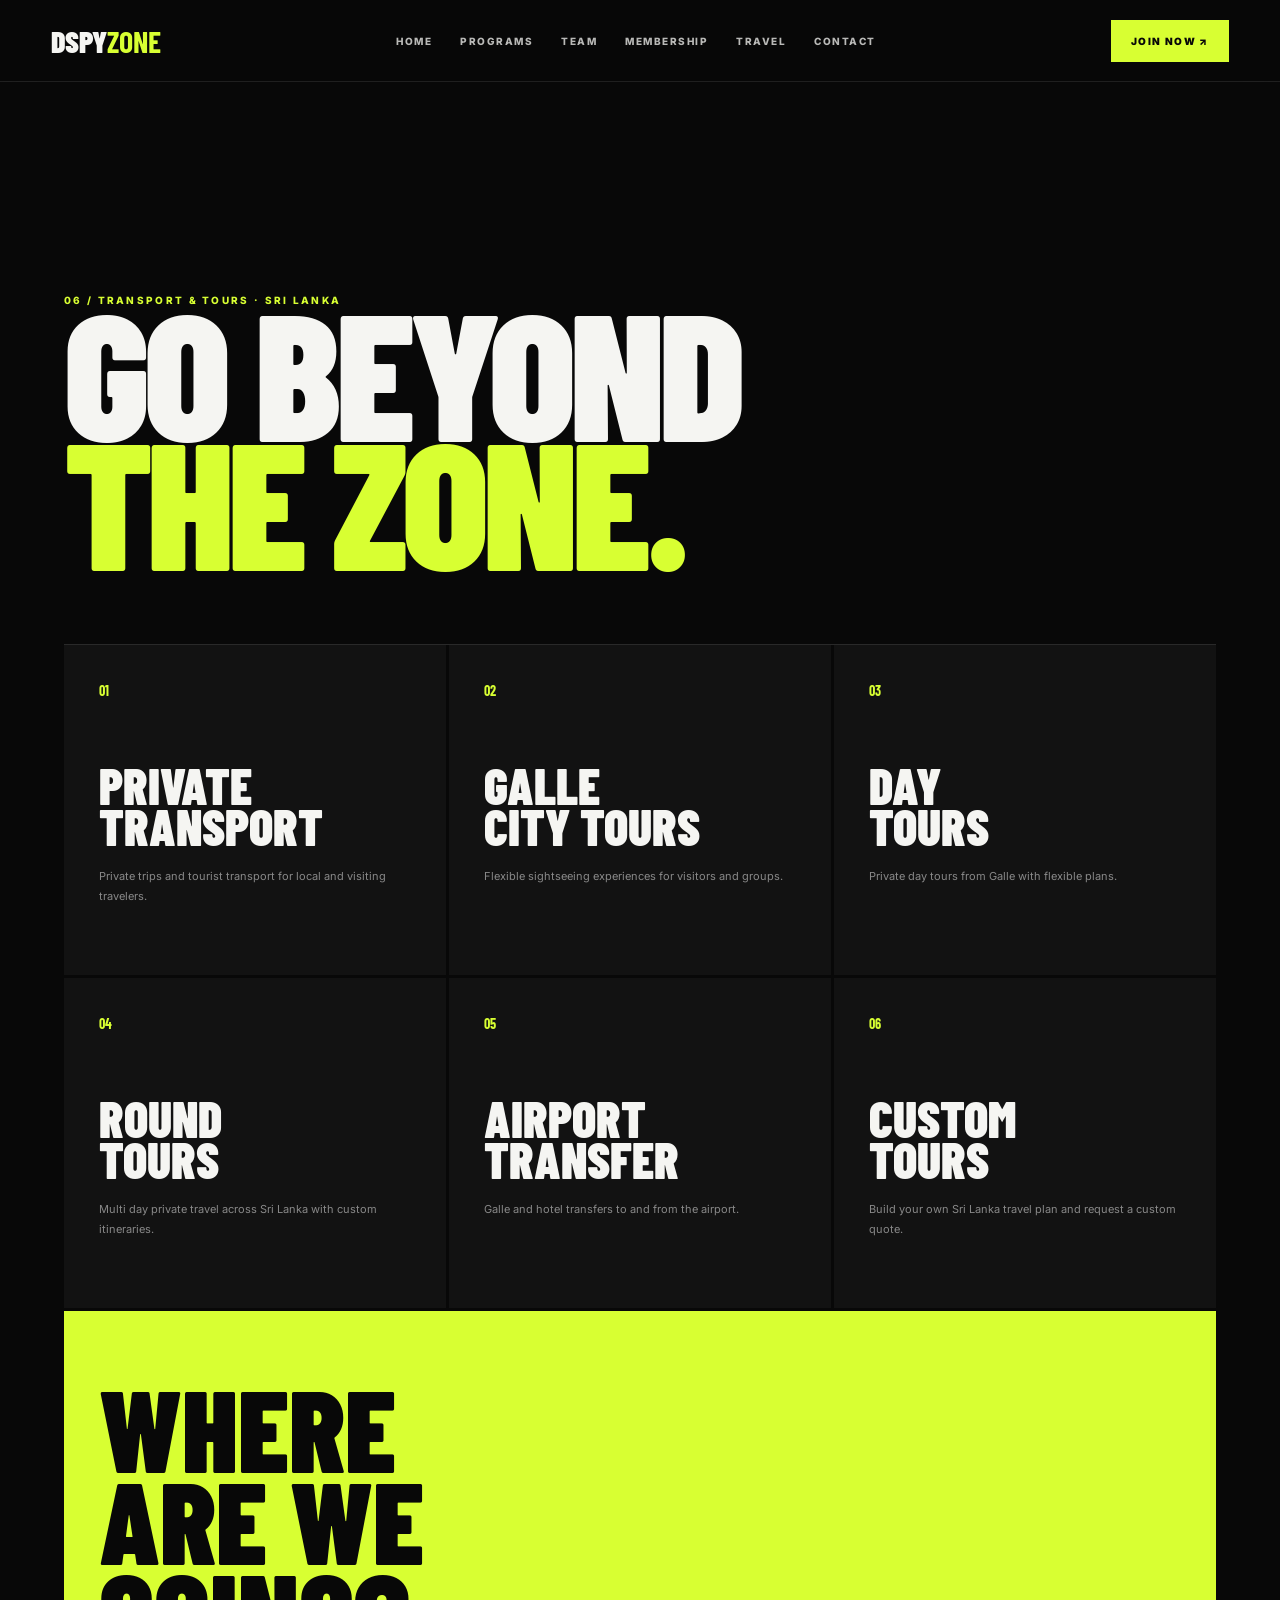
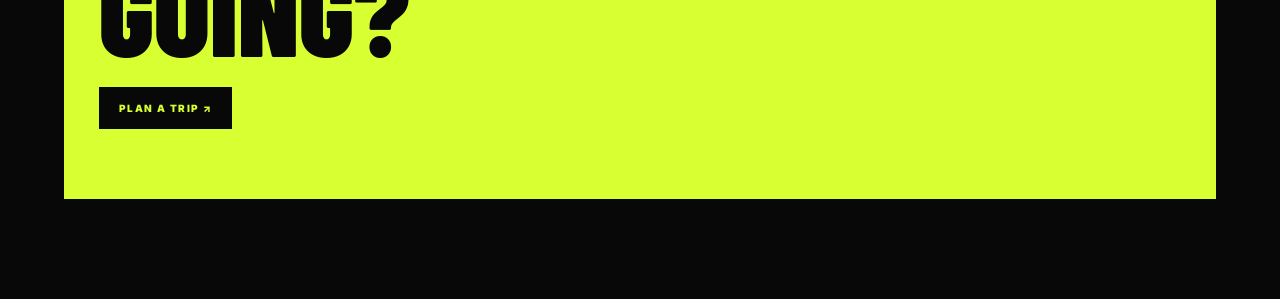
<file: travel.html>
<!doctype html><html lang="en"><head><meta charset="utf-8"><meta name="viewport" content="width=device-width,initial-scale=1"><title>Travel | DSPY ZONE</title><link rel="stylesheet" href="style.css"><style>.page{padding:150px 5vw 100px;max-width:1500px;margin:auto}.hero2{min-height:55vh;display:flex;align-items:end;padding-bottom:80px;border-bottom:1px solid #292929}.hero2 h1{font:900 clamp(90px,14vw,190px)/.72 'Barlow Condensed';letter-spacing:-6px}.hero2 em{font-style:normal;color:var(--lime)}.travelcards{display:grid;grid-template-columns:repeat(3,1fr);gap:3px}.travelcard{min-height:330px;padding:35px;background:#121212;transition:.35s}.travelcard:hover{background:#1a1a1a}.travelcard span{color:var(--lime);font:700 14px 'Barlow Condensed'}.travelcard h2{font:900 50px/.82 'Barlow Condensed';margin:65px 0 20px}.travelcard p{font-size:11px;line-height:1.8;color:#888}.cta2{margin-top:3px;padding:70px 35px;background:var(--lime);color:#080808}.cta2 h2{font:900 clamp(65px,9vw,120px)/.8 'Barlow Condensed';margin-bottom:30px}.cta2 .btn{background:#080808;color:var(--lime)}@media(max-width:800px){.travelcards{grid-template-columns:1fr}.hero2 h1{font-size:82px}}</style></head><body><header class="nav"><a class="brand" href="index.html"><span>DSPY</span><b>ZONE</b></a><nav class="nav-links"><a href="index.html">Home</a><a href="programs.html">Programs</a><a href="trainers.html">Team</a><a href="membership.html">Membership</a><a href="travel.html">Travel</a><a href="contact.html">Contact</a></nav><a class="nav-cta" href="https://wa.me/94772974864">JOIN NOW ↗</a><button class="menu"><span></span><span></span></button></header><main class="page"><section class="hero2"><div><p class="eyebrow">06 / TRANSPORT & TOURS · SRI LANKA</p><h1>GO BEYOND<br><em>THE ZONE.</em></h1></div></section><section class="travelcards"><article class="travelcard"><span>01</span><h2>PRIVATE<br>TRANSPORT</h2><p>Private trips and tourist transport for local and visiting travelers.</p></article><article class="travelcard"><span>02</span><h2>GALLE<br>CITY TOURS</h2><p>Flexible sightseeing experiences for visitors and groups.</p></article><article class="travelcard"><span>03</span><h2>DAY<br>TOURS</h2><p>Private day tours from Galle with flexible plans.</p></article><article class="travelcard"><span>04</span><h2>ROUND<br>TOURS</h2><p>Multi day private travel across Sri Lanka with custom itineraries.</p></article><article class="travelcard"><span>05</span><h2>AIRPORT<br>TRANSFER</h2><p>Galle and hotel transfers to and from the airport.</p></article><article class="travelcard"><span>06</span><h2>CUSTOM<br>TOURS</h2><p>Build your own Sri Lanka travel plan and request a custom quote.</p></article></section><section class="cta2"><h2>WHERE<br>ARE WE<br>GOING?</h2><a class="btn" href="mailto:dspyzone@gmail.com">PLAN A TRIP ↗</a></section></main><script src="script.js"></script></body></html>
</file>
<file: style.css>
@import url('https://fonts.googleapis.com/css2?family=Barlow+Condensed:wght@400;500;600;700;800;900&family=Inter:wght@400;500;600;700&display=swap');
:root{--bg:#080808;--text:#f5f5f2;--muted:#969691;--lime:#d8ff32;--line:#252525}*{box-sizing:border-box;margin:0;padding:0}html{scroll-behavior:smooth;background:#080808}body{background:#080808;color:#f5f5f2;font-family:Inter,Arial,sans-serif;overflow-x:hidden}a{color:inherit;text-decoration:none}.nav{height:82px;position:fixed;inset:0 0 auto;z-index:100;display:flex;align-items:center;justify-content:space-between;padding:0 4vw;background:rgba(8,8,8,.86);backdrop-filter:blur(18px);border-bottom:1px solid rgba(255,255,255,.1)}.brand{font:900 30px/1 'Barlow Condensed'}.brand b{color:var(--lime)}.nav-links{display:flex;gap:28px}.nav-links a{font-size:10px;font-weight:800;letter-spacing:1.5px;text-transform:uppercase;opacity:.75}.nav-links a:hover{color:var(--lime);opacity:1}.nav-cta,.btn{display:inline-flex;align-items:center;gap:22px;padding:15px 20px;background:var(--lime);color:#080808;font-size:10px;font-weight:900;letter-spacing:1.4px;transition:.25s}.nav-cta:hover,.btn:hover{transform:translateY(-3px);box-shadow:0 14px 35px rgba(216,255,50,.2)}.menu{display:none;background:none;border:0}.menu span{display:block;width:25px;height:1px;background:#fff;margin:5px}.hero{height:100vh;min-height:720px;position:relative;display:flex;align-items:center;overflow:hidden}.hero-image{position:absolute;inset:0;background:url('https://images.unsplash.com/photo-1581009146145-b5ef050c2e1e?auto=format&fit=crop&w=2200&q=85') center/cover;animation:heroZoom 12s ease-out both}.hero-overlay{position:absolute;inset:0;background:linear-gradient(90deg,rgba(0,0,0,.95),rgba(0,0,0,.58) 55%,rgba(0,0,0,.2)),linear-gradient(0deg,#080808,transparent 35%)}.hero-content{position:relative;z-index:2;width:min(1250px,90%);margin:auto;padding-top:65px}.eyebrow,.section-tag{font-size:10px;font-weight:800;letter-spacing:2.3px;color:var(--lime)}.eyebrow span{display:inline-block;width:35px;height:1px;background:var(--lime);margin:0 12px 3px}.hero h1{font:900 clamp(88px,12vw,180px)/.77 'Barlow Condensed';letter-spacing:-5px;margin:28px 0}.hero h1 i,.section-head em,.intro em,.locations em,.faq em,.travel em,.cta em{font-style:normal;color:var(--lime)}.hero-copy{max-width:430px;color:#c8c8c3;font-size:14px;line-height:1.7}.hero-actions{display:flex;align-items:center;gap:30px;margin-top:30px}.text-link,.arrow-link{font-size:10px;font-weight:900;letter-spacing:1.5px}.hero-bottom{position:absolute;z-index:2;left:4vw;right:4vw;bottom:28px;display:flex;gap:45px}.hero-bottom>div{display:flex;align-items:center;gap:9px}.hero-bottom strong{font:800 38px 'Barlow Condensed';color:var(--lime)}.hero-bottom span{font-size:8px;line-height:1.4;letter-spacing:1.3px}.hero-bottom .scroll{margin-left:auto;font-size:9px;letter-spacing:1.8px}.section-pad{max-width:1500px;margin:auto;padding:120px 5vw}.intro{padding-top:150px}.intro-grid{display:grid;grid-template-columns:1.1fr .8fr;gap:12vw;margin-top:45px}.intro h2,.section-head h2,.locations h2,.faq h2,.travel h2,.cta h2{font:900 clamp(64px,8vw,120px)/.8 'Barlow Condensed';letter-spacing:-3px}.intro p{color:#aaa;line-height:1.8;font-size:14px}.intro .lead{font-size:20px;color:#eee;line-height:1.5;margin-bottom:22px}.arrow-link{display:inline-block;margin-top:35px;color:var(--lime)}.section-head{display:flex;justify-content:space-between;align-items:end;gap:50px;margin-bottom:55px}.section-head>p{max-width:310px;color:#888;font-size:13px;line-height:1.7}.program-grid{display:grid;grid-template-columns:repeat(2,1fr);gap:3px}.program-card{height:520px;position:relative;overflow:hidden;background:#151515;opacity:1;transform:none}.program-bg,.gallery>div,.coach-img{background-position:center;background-size:cover}.program-bg{position:absolute;inset:0;transition:transform .7s}.program-card:hover .program-bg{transform:scale(1.05)}.program-bg:after,.gallery>div:after,.coach-img:after{content:'';position:absolute;inset:0;background:linear-gradient(0deg,rgba(0,0,0,.92),rgba(0,0,0,.08) 70%)}.bg-strength{background-image:url('https://images.unsplash.com/photo-1534438327276-14e5300c3a48?auto=format&fit=crop&w=1400&q=85')}.bg-cardio{background-image:url('https://images.unsplash.com/photo-1538805060514-97d9cc17730c?auto=format&fit=crop&w=1400&q=85')}.bg-personal{background-image:url('https://images.unsplash.com/photo-1583454110551-21f2fa2afe61?auto=format&fit=crop&w=1400&q=85')}.bg-ladies{background-image:url('https://images.unsplash.com/photo-1518310383802-640c2de311b2?auto=format&fit=crop&w=1400&q=85')}.bg-weight{background-image:url('https://images.unsplash.com/photo-1517836357463-d25dfeac3438?auto=format&fit=crop&w=1400&q=85')}.bg-recovery{background-image:url('https://images.unsplash.com/photo-1544161515-4ab6ce6db874?auto=format&fit=crop&w=1400&q=85')}.program-num{position:absolute;top:25px;left:25px;z-index:2;color:var(--lime);font:600 13px 'Barlow Condensed'}.program-info{position:absolute;z-index:2;left:30px;right:30px;bottom:30px}.program-info h3{font:800 55px/.9 'Barlow Condensed'}.program-info p{max-width:390px;color:#c3c3be;font-size:12px;line-height:1.6;margin:15px 0}.program-info a,.travel-grid a{font-size:9px;font-weight:900;letter-spacing:1.5px;color:var(--lime)}.manifesto{min-height:720px;padding:100px 5vw;display:flex;align-items:center;background:var(--lime);color:#090909}.manifesto-inner{width:min(1250px,100%);margin:auto}.manifesto .section-tag{color:#090909}.manifesto h2{font:900 clamp(75px,11vw,160px)/.76 'Barlow Condensed';letter-spacing:-5px;margin:35px 0}.manifesto h2 span{color:transparent;-webkit-text-stroke:2px #090909}.manifesto-line{height:1px;background:#090909;opacity:.35;margin:35px 0}.manifesto p{font-size:13px;max-width:420px;line-height:1.7}.gallery{display:grid;grid-template-columns:1.45fr .8fr;grid-template-rows:320px 320px;gap:3px}.gallery>div{position:relative;overflow:hidden}.gallery-large{grid-row:1/3}.image-gym-1{background-image:url('https://images.unsplash.com/photo-1579758629938-03607ccdbaba?auto=format&fit=crop&w=1600&q=85')}.image-gym-2{background-image:url('https://images.unsplash.com/photo-1571019614242-c5c5dee9f50b?auto=format&fit=crop&w=1000&q=85')}.image-gym-3{background-image:url('https://images.unsplash.com/photo-1540497077202-7c8a3999166f?auto=format&fit=crop&w=1000&q=85')}.gallery span{position:absolute;z-index:2;left:20px;bottom:20px;font-size:9px;font-weight:800;letter-spacing:1.5px}.gallery-note{margin-top:3px;padding:22px 25px;background:#141414;display:flex;align-items:center;gap:25px}.gallery-note span{color:var(--lime);font-size:8px;font-weight:900;letter-spacing:1.5px}.gallery-note p{color:#777;font-size:10px;line-height:1.6;flex:1}.gallery-note a{font-size:9px;font-weight:900;letter-spacing:1.3px;color:var(--lime);white-space:nowrap}.coach-grid{display:grid;grid-template-columns:repeat(3,1fr);gap:45px 3px}.coach{transition:.3s;opacity:1;transform:none}.coach:hover{transform:translateY(-6px)}.coach-img{height:480px;position:relative;background-repeat:no-repeat}.coach-1{background-image:url('https://images.unsplash.com/photo-1567013127542-490d757e51fc?auto=format&fit=crop&w=1000&q=85')}.coach-2{background-image:url('https://images.unsplash.com/photo-1581009146145-b5ef050c2e1e?auto=format&fit=crop&w=1000&q=85')}.coach-3{background-image:url('https://images.unsplash.com/photo-1534438327276-14e5300c3a48?auto=format&fit=crop&w=1000&q=85')}.coach-4{background-image:url('https://images.unsplash.com/photo-1571019613454-1cb2f99b2d8b?auto=format&fit=crop&w=1000&q=85')}.coach-5{background-image:url('https://images.unsplash.com/photo-1583454110551-21f2fa2afe61?auto=format&fit=crop&w=1000&q=85')}.coach-6{background-image:url('https://images.unsplash.com/photo-1599058917212-d750089bc07e?auto=format&fit=crop&w=1000&q=85')}.coach-meta{padding:20px 0}.coach-meta span{font-size:8px;letter-spacing:1.5px;color:#777}.coach-meta h3{font:800 42px/.85 'Barlow Condensed';margin-top:12px}.travel{max-width:none;background:#0d0d0d}.travel-grid{display:grid;grid-template-columns:repeat(3,1fr);border-top:1px solid var(--line)}.travel-grid article{min-height:300px;padding:35px 30px;border-right:1px solid var(--line);border-bottom:1px solid var(--line);transition:.3s}.travel-grid article:hover{background:#151515}.travel-grid span{color:var(--lime);font:600 13px 'Barlow Condensed'}.travel-grid h3{font:800 48px/.85 'Barlow Condensed';margin:55px 0 15px}.travel-grid p{font-size:11px;color:#888;line-height:1.7;max-width:260px;min-height:45px}.locations{max-width:none;background:#111;padding-left:8vw;padding-right:8vw}.locations-head{display:flex;justify-content:space-between;align-items:end;margin:50px 0 80px}.location-list{border-top:1px solid #303030}.location-list>div{display:grid;grid-template-columns:70px 1fr 1fr 150px;align-items:center;padding:25px 0;border-bottom:1px solid #303030;opacity:1;transform:none}.location-list span{color:var(--lime);font:600 13px 'Barlow Condensed'}.location-list h3{font:800 42px 'Barlow Condensed'}.location-list p{font-size:11px;color:#777}.location-list a{font-size:9px;font-weight:900;letter-spacing:1px;text-align:right}.faq-grid{display:grid;grid-template-columns:.8fr 1.2fr;gap:10vw;margin-top:60px}.faq-list{border-top:1px solid #292929}.faq-list details{border-bottom:1px solid #292929;padding:24px 0}.faq-list summary{cursor:pointer;list-style:none;font:700 18px 'Barlow Condensed'}.faq-list summary::-webkit-details-marker{display:none}.faq-list summary:after{content:'+';float:right;color:var(--lime);font-size:22px}.faq-list details[open] summary:after{content:'−'}.faq-list p{color:#888;font-size:12px;line-height:1.7;padding-top:15px}.cta{height:760px;position:relative;display:flex;align-items:center;overflow:hidden}.cta-bg{position:absolute;inset:0;background:url('https://images.unsplash.com/photo-1583454110551-21f2fa2afe61?auto=format&fit=crop&w=2000&q=85') center/cover;filter:grayscale(1)}.cta-bg:after{content:'';position:absolute;inset:0;background:rgba(0,0,0,.72)}.cta-inner{position:relative;width:min(1250px,90%);margin:auto}.cta h2{font-size:clamp(78px,11vw,160px);margin:30px 0 45px}footer{padding:55px 5vw 25px;background:#070707}.footer-top{display:flex;justify-content:space-between;align-items:center;padding-bottom:60px}.footer-top p,.footer-top>a:last-child{font-size:9px;letter-spacing:1.4px;color:#777}.footer-bottom{border-top:1px solid #222;padding-top:20px;display:flex;justify-content:space-between;font-size:8px;letter-spacing:1.3px;color:#666}.reveal{opacity:1;transform:none}.js .reveal:not(.is-visible){opacity:0;transform:translateY(24px)}.js .program-card:not(.is-visible),.js .coach:not(.is-visible),.js .gallery>div:not(.is-visible),.js .location-list>div:not(.is-visible){opacity:0;transform:translateY(24px)}.reveal,.program-card,.coach,.gallery>div,.location-list>div{transition:opacity .7s ease,transform .7s ease}.is-visible{opacity:1!important;transform:none!important}@keyframes heroZoom{from{transform:scale(1)}to{transform:scale(1.07)}}
@media(max-width:800px){.nav{height:68px;padding:0 5vw}.nav-links,.nav-cta{display:none}.menu{display:block}.nav.mobile-open .nav-links{display:flex;position:absolute;top:68px;left:0;right:0;padding:25px 5vw;background:#080808;flex-direction:column;gap:20px;border-bottom:1px solid #252525}.nav.mobile-open .nav-cta{display:inline-flex;position:absolute;top:250px;left:5vw}.hero{min-height:680px}.hero-content{padding-top:30px}.hero h1{font-size:clamp(75px,23vw,125px);letter-spacing:-3px}.hero-copy{font-size:12px;max-width:330px}.hero-actions{align-items:flex-start;flex-direction:column;gap:20px}.hero-bottom{left:5vw;right:5vw;gap:18px}.hero-bottom>div:not(.scroll){display:none}.hero-bottom .scroll{margin:0}.section-pad{padding:85px 5vw}.intro-grid,.faq-grid{grid-template-columns:1fr;gap:35px}.intro h2,.section-head h2,.locations h2,.faq h2,.travel h2{font-size:72px}.section-head{display:block;margin-bottom:35px}.section-head>p{margin-top:25px}.program-grid,.travel-grid,.coach-grid{grid-template-columns:1fr}.program-card{height:450px}.manifesto{min-height:580px}.manifesto h2{font-size:72px;letter-spacing:-3px}.gallery{display:block}.gallery>div{height:330px;margin-bottom:3px}.coach-img{height:450px}.travel-grid article{min-height:250px}.locations{padding-left:5vw;padding-right:5vw}.locations-head{display:block;margin:40px 0}.location-list>div{grid-template-columns:40px 1fr;padding:25px 0;gap:8px}.location-list p,.location-list a{grid-column:2;text-align:left}.location-list h3{font-size:38px}.gallery-note{display:block}.gallery-note p{margin:12px 0}.gallery-note a{display:inline-block}.cta{height:650px}.footer-top,.footer-bottom{display:block}.footer-top>*{margin-bottom:20px}.footer-bottom>*{margin-top:12px}}
</file>
